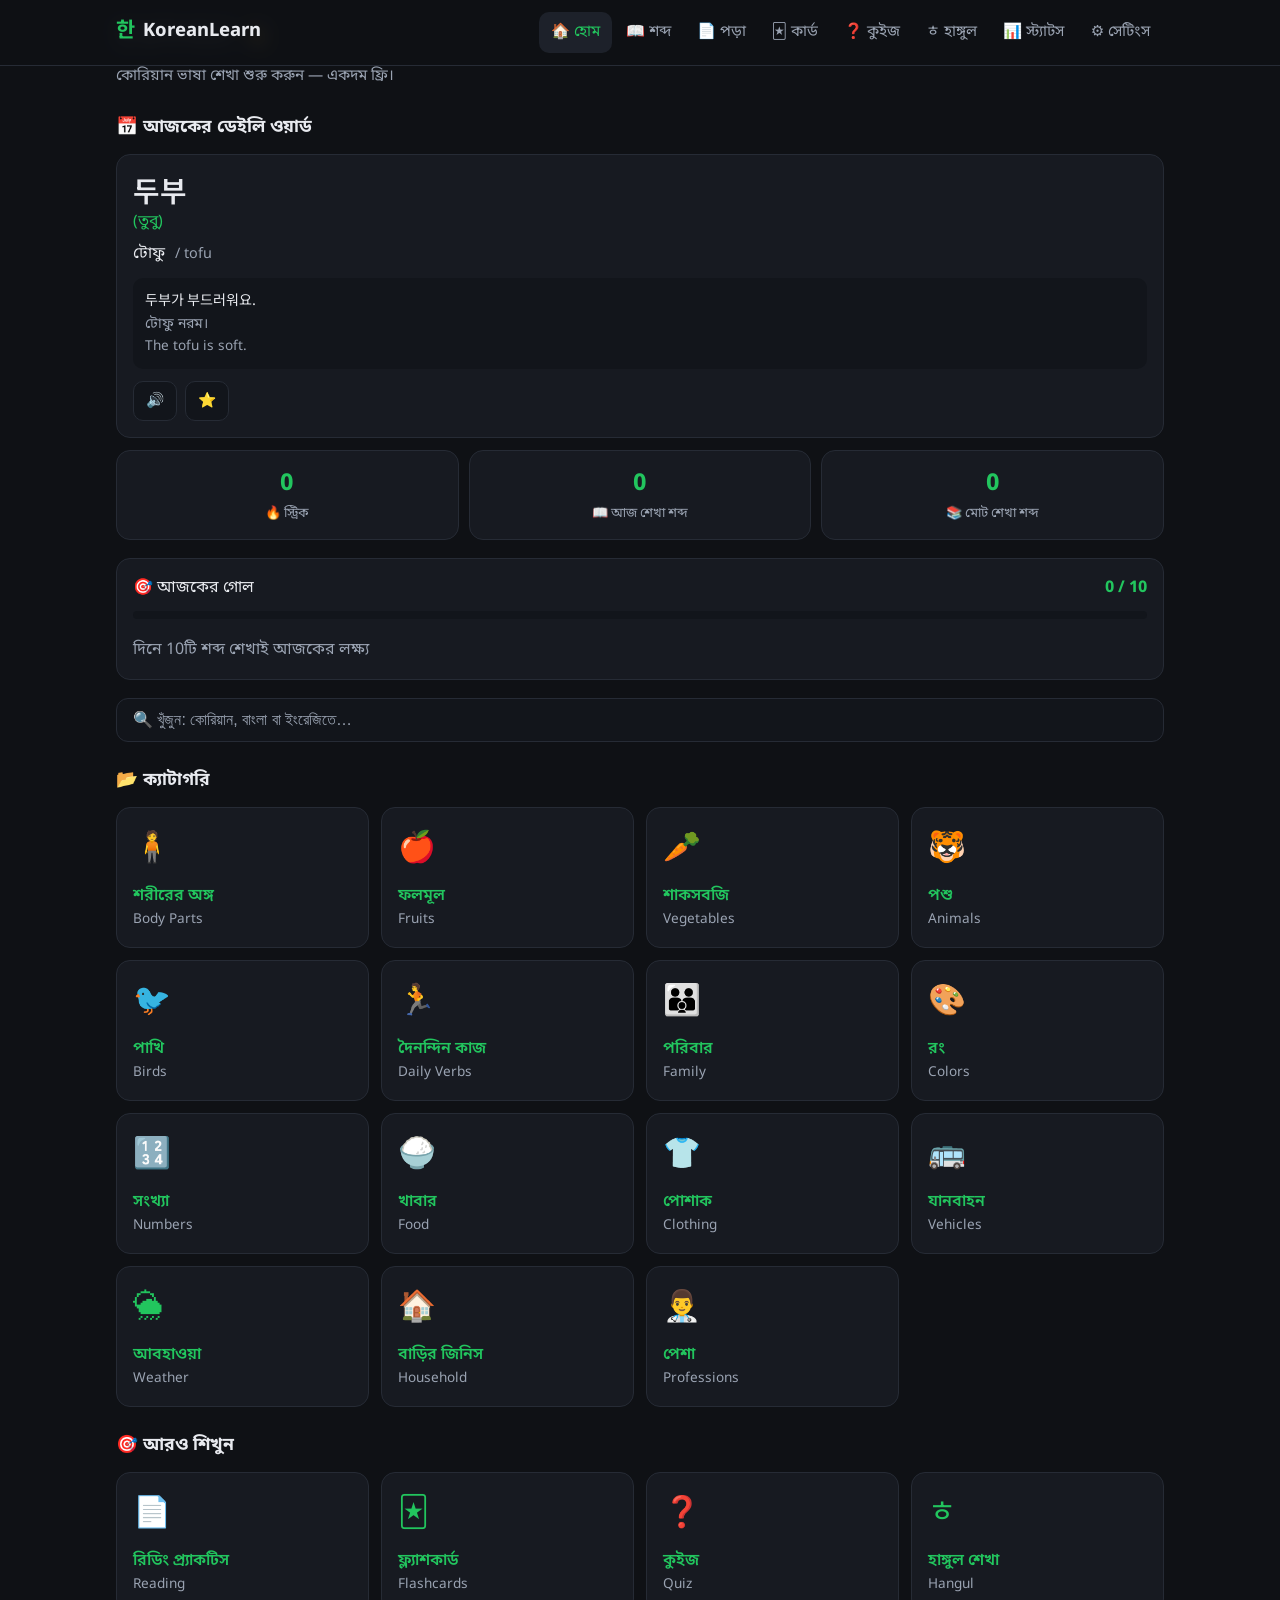
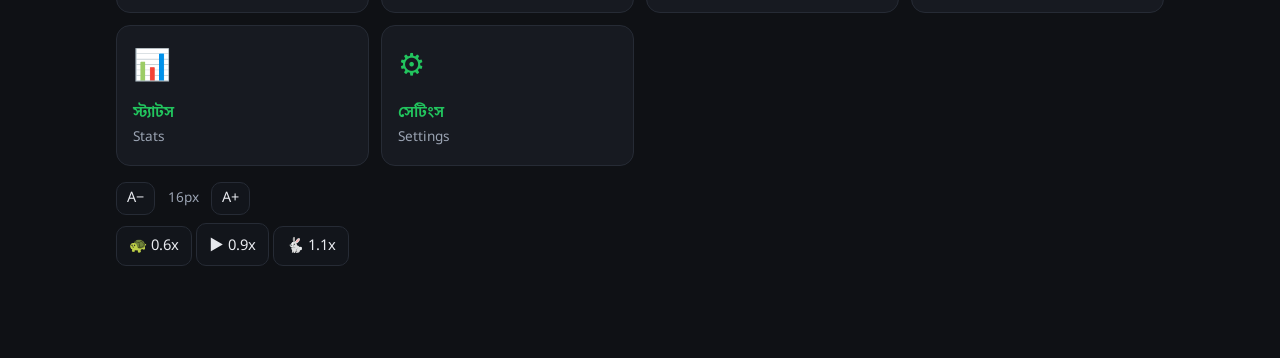
<file: index.html>
<!DOCTYPE html>
<html lang="bn">
<head>
  <meta charset="UTF-8">
  <meta name="viewport" content="width=device-width, initial-scale=1.0">
  <title>KoreanLearn — কোরিয়ান ভাষা শিখুন</title>
  <meta name="description" content="বাংলাভাষীদের জন্য কোরিয়ান ভাষা শেখার ফ্রি ওয়েবসাইট">
  <link rel="manifest" href="manifest.json">
  <link rel="apple-touch-icon" href="icons/icon-192.png">
  <meta name="theme-color" content="#0f1115">
  <link rel="preconnect" href="https://fonts.googleapis.com">
  <link rel="preconnect" href="https://fonts.gstatic.com" crossorigin>
  <link href="https://fonts.googleapis.com/css2?family=Noto+Sans+Bengali:wght@400;600;700&family=Noto+Sans+KR:wght@400;600&display=swap" rel="stylesheet">
  <link rel="stylesheet" href="css/style.css">
</head>
<body>
  <main class="container">
    <h1 class="page-title">안녕하세요! 👋</h1>
    <p class="page-sub">কোরিয়ান ভাষা শেখা শুরু করুন — একদম ফ্রি।</p>

    <!-- Daily word -->
    <div class="section-title">📅 আজকের ডেইলি ওয়ার্ড</div>
    <div id="daily-word"><p class="muted">লোড হচ্ছে…</p></div>

    <!-- Stats + goal -->
    <div class="stats-row">
      <div class="stat-box"><div class="num" id="home-streak">0</div><div class="label">🔥 স্ট্রিক</div></div>
      <div class="stat-box"><div class="num" id="home-today">0</div><div class="label">📖 আজ শেখা শব্দ</div></div>
      <div class="stat-box"><div class="num" id="home-total">0</div><div class="label">📚 মোট শেখা শব্দ</div></div>
    </div>
    <div class="card goal-card">
      <div class="goal-head"><span>🎯 আজকের গোল</span><span class="goal-num" id="goal-text"></span></div>
      <div class="progress-bar"><div class="fill" id="goal-fill" style="width:0%"></div></div>
      <div class="muted" id="goal-sub"></div>
    </div>

    <!-- Search -->
    <div class="search-wrap">
      <input id="global-search" class="search-input" type="search" placeholder="🔍 খুঁজুন: কোরিয়ান, বাংলা বা ইংরেজিতে…">
      <div id="search-results"></div>
    </div>

    <!-- Category grid -->
    <div class="section-title">📂 ক্যাটাগরি</div>
    <div class="grid" id="home-cats"></div>

    <div class="section-title">🎯 আরও শিখুন</div>
    <div class="grid">
      <a class="card card-link" href="reading.html"><div class="icon">📄</div><div class="name">রিডিং প্র্যাকটিস</div><div class="name-en">Reading</div></a>
      <a class="card card-link" href="flashcard.html"><div class="icon">🃏</div><div class="name">ফ্ল্যাশকার্ড</div><div class="name-en">Flashcards</div></a>
      <a class="card card-link" href="quiz.html"><div class="icon">❓</div><div class="name">কুইজ</div><div class="name-en">Quiz</div></a>
      <a class="card card-link" href="hangul.html"><div class="icon">ㅎ</div><div class="name">হাঙ্গুল শেখা</div><div class="name-en">Hangul</div></a>
      <a class="card card-link" href="stats.html"><div class="icon">📊</div><div class="name">স্ট্যাটস</div><div class="name-en">Stats</div></a>
      <a class="card card-link" href="settings.html"><div class="icon">⚙️</div><div class="name">সেটিংস</div><div class="name-en">Settings</div></a>
    </div>

    <div class="mt-16 mb-16">
      <div class="font-controls"></div>
      <div class="speed-controls mt-8"></div>
    </div>
  </main>

  <script src="data/categories.js"></script>
  <script src="js/app.js"></script>
  <script src="js/speech.js"></script>
  <script src="js/search.js"></script>
  <script>
    document.addEventListener('DOMContentLoaded', async () => {
      // home stats
      Stats.recomputeStreak();
      document.getElementById('home-streak').textContent = Stats.getStreak();
      document.getElementById('home-today').textContent = Stats.todayWords();
      document.getElementById('home-total').textContent = Progress.learned().size;

      // goal
      const goal = Stats.goal(), today = Stats.todayWords();
      document.getElementById('goal-text').textContent = today + ' / ' + goal;
      document.getElementById('goal-fill').style.width = Math.min(100, (today / goal) * 100) + '%';
      document.getElementById('goal-sub').textContent = 'দিনে ' + goal + 'টি শব্দ শেখাই আজকের লক্ষ্য';

      // category grid
      document.getElementById('home-cats').innerHTML = CATEGORIES.map(c => `
        <a class="card card-link" href="vocabulary.html?cat=${c.id}">
          <div class="icon">${c.icon}</div>
          <div class="name">${escapeHtml(c.bn)}</div>
          <div class="name-en">${escapeHtml(c.en)}</div>
        </a>`).join('');

      // daily word
      const w = await dailyWord();
      if (w) {
        const learned = Progress.isLearned(w.id);
        document.getElementById('daily-word').innerHTML = `
          <div class="word-card">
            <div class="word-ko">${escapeHtml(w.ko)}</div>
            <div class="word-pron">(${escapeHtml(w.pron)})</div>
            <div class="word-meaning">${escapeHtml(w.bn)} <span class="en">/ ${escapeHtml(w.en)}</span></div>
            <div class="word-example">
              <span class="ex-ko">${escapeHtml(w.example.ko)}</span>
              <span class="ex-bn">${escapeHtml(w.example.bn)}</span>
              <span class="ex-en">${escapeHtml(w.example.en)}</span>
            </div>
            <div class="word-actions">
              <button class="btn btn-icon" id="dw-speak">🔊</button>
              <button class="btn btn-icon" id="dw-star" title="কঠিন শব্দ">⭐</button>
            </div>
          </div>`;
        document.getElementById('dw-speak').onclick = () => Speech.speak(w.ko);
        document.getElementById('dw-star').onclick = () => { Progress.toggleStar(w.id); toast('⭐ সেভ হলো'); };
      }
    });
  </script>
</body>
</html>
</file>
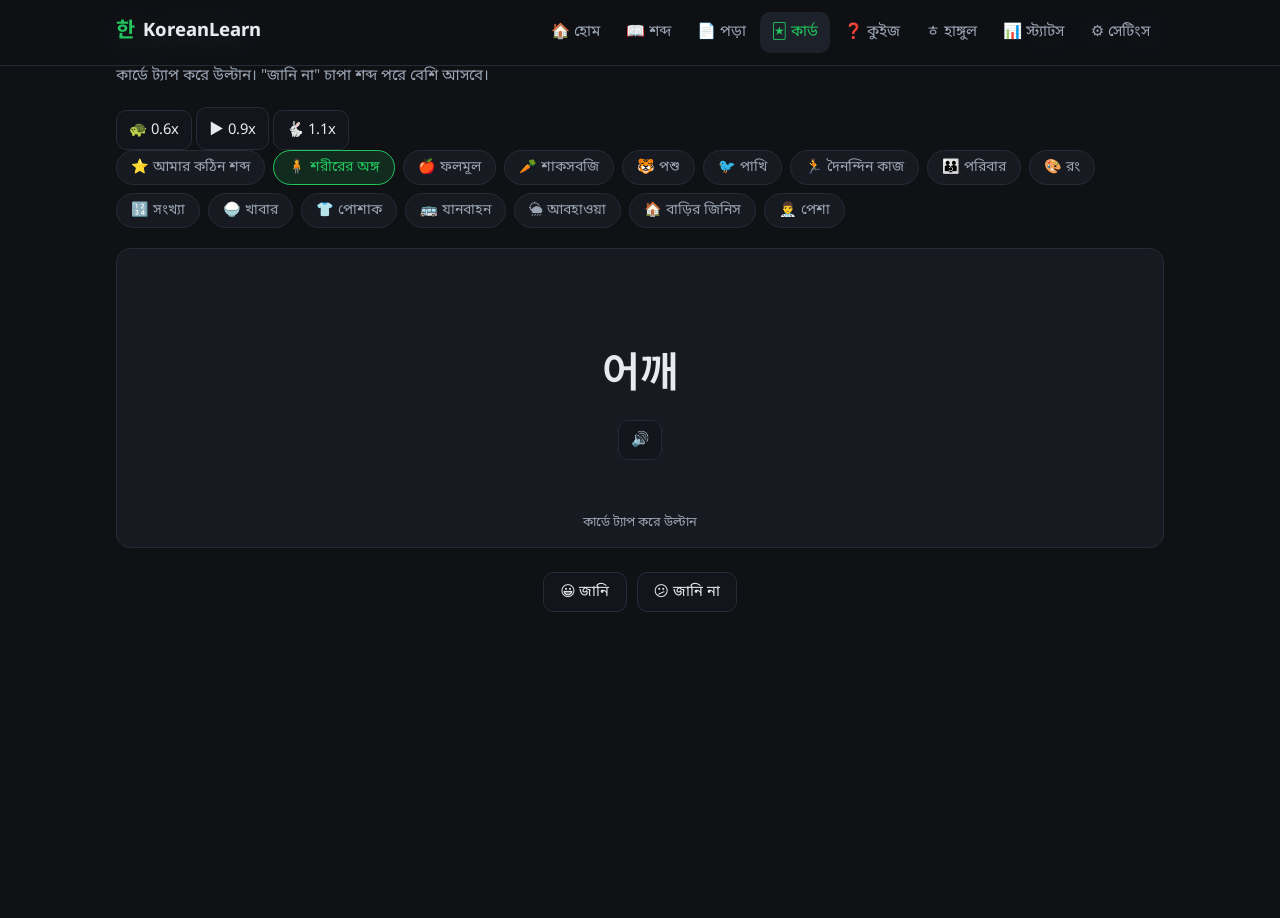
<file: flashcard.html>
<!DOCTYPE html>
<html lang="bn">
<head>
  <meta charset="UTF-8">
  <meta name="viewport" content="width=device-width, initial-scale=1.0">
  <title>ফ্ল্যাশকার্ড — KoreanLearn</title>
  <link rel="manifest" href="manifest.json">
  <meta name="theme-color" content="#0f1115">
  <link rel="preconnect" href="https://fonts.googleapis.com">
  <link rel="preconnect" href="https://fonts.gstatic.com" crossorigin>
  <link href="https://fonts.googleapis.com/css2?family=Noto+Sans+Bengali:wght@400;600;700&family=Noto+Sans+KR:wght@400;600&display=swap" rel="stylesheet">
  <link rel="stylesheet" href="css/style.css">
</head>
<body>
  <main class="container">
    <div class="font-controls" style="float:right"></div>
    <h1 class="page-title">🃏 ফ্ল্যাশকার্ড</h1>
    <p class="page-sub">কার্ডে ট্যাপ করে উল্টান। "জানি না" চাপা শব্দ পরে বেশি আসবে।</p>
    <div id="voice-notice"></div>

    <div class="speed-controls"></div>

    <div class="chips" id="fc-chips"></div>

    <div id="fc-host"><p class="muted center">ডেক তৈরি হচ্ছে…</p></div>
  </main>

  <script src="data/categories.js"></script>
  <script src="js/app.js"></script>
  <script src="js/speech.js"></script>
  <script src="js/flashcard.js"></script>
</body>
</html>
</file>
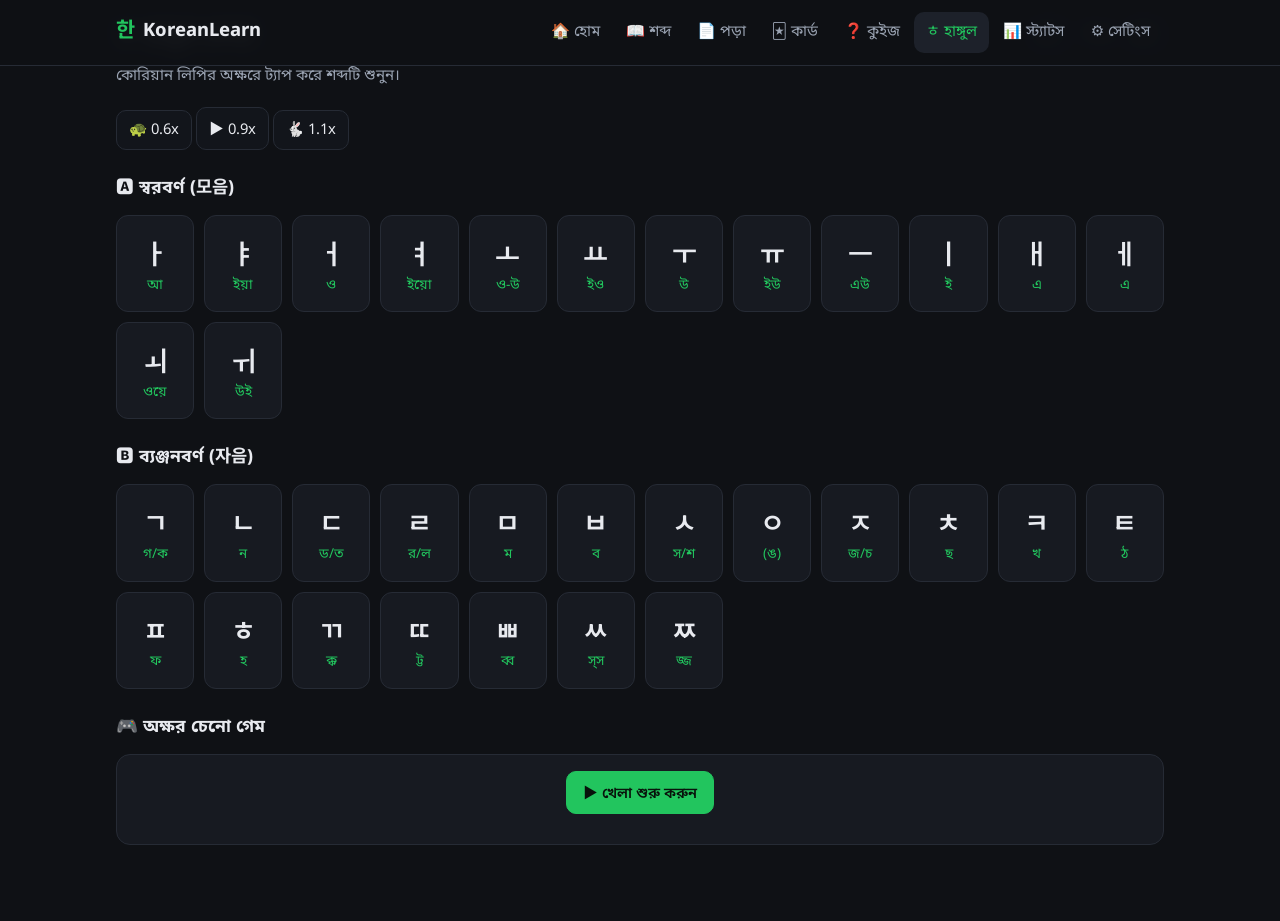
<file: hangul.html>
<!DOCTYPE html>
<html lang="bn">
<head>
  <meta charset="UTF-8">
  <meta name="viewport" content="width=device-width, initial-scale=1.0">
  <title>হাঙ্গুল শেখা — KoreanLearn</title>
  <link rel="manifest" href="manifest.json">
  <meta name="theme-color" content="#0f1115">
  <link rel="preconnect" href="https://fonts.googleapis.com">
  <link rel="preconnect" href="https://fonts.gstatic.com" crossorigin>
  <link href="https://fonts.googleapis.com/css2?family=Noto+Sans+Bengali:wght@400;600;700&family=Noto+Sans+KR:wght@400;600&display=swap" rel="stylesheet">
  <link rel="stylesheet" href="css/style.css">
</head>
<body>
  <main class="container">
    <div class="font-controls" style="float:right"></div>
    <h1 class="page-title">ㅎ হাঙ্গুল শেখা</h1>
    <p class="page-sub">কোরিয়ান লিপির অক্ষরে ট্যাপ করে শব্দটি শুনুন।</p>
    <div id="voice-notice"></div>

    <div class="speed-controls"></div>

    <div class="section-title">🅰️ স্বরবর্ণ (모음)</div>
    <div class="hangul-grid" id="vowel-grid"></div>

    <div class="section-title">🅱️ ব্যঞ্জনবর্ণ (자음)</div>
    <div class="hangul-grid" id="consonant-grid"></div>

    <div class="section-title">🎮 অক্ষর চেনো গেম</div>
    <div class="card" id="hg-game" style="text-align:center">
      <div class="muted" id="hg-progress"></div>
      <div class="quiz-q" id="hg-question" style="cursor:pointer">
        <button class="btn btn-accent" id="hg-start">▶ খেলা শুরু করুন</button>
      </div>
      <div class="quiz-options" id="hg-options"></div>
      <button class="btn mt-16 hidden" id="hg-restart">🔁 আবার খেলুন</button>
    </div>
  </main>

  <script src="data/hangul.js"></script>
  <script src="js/app.js"></script>
  <script src="js/speech.js"></script>
  <script src="js/hangul.js"></script>
</body>
</html>
</file>
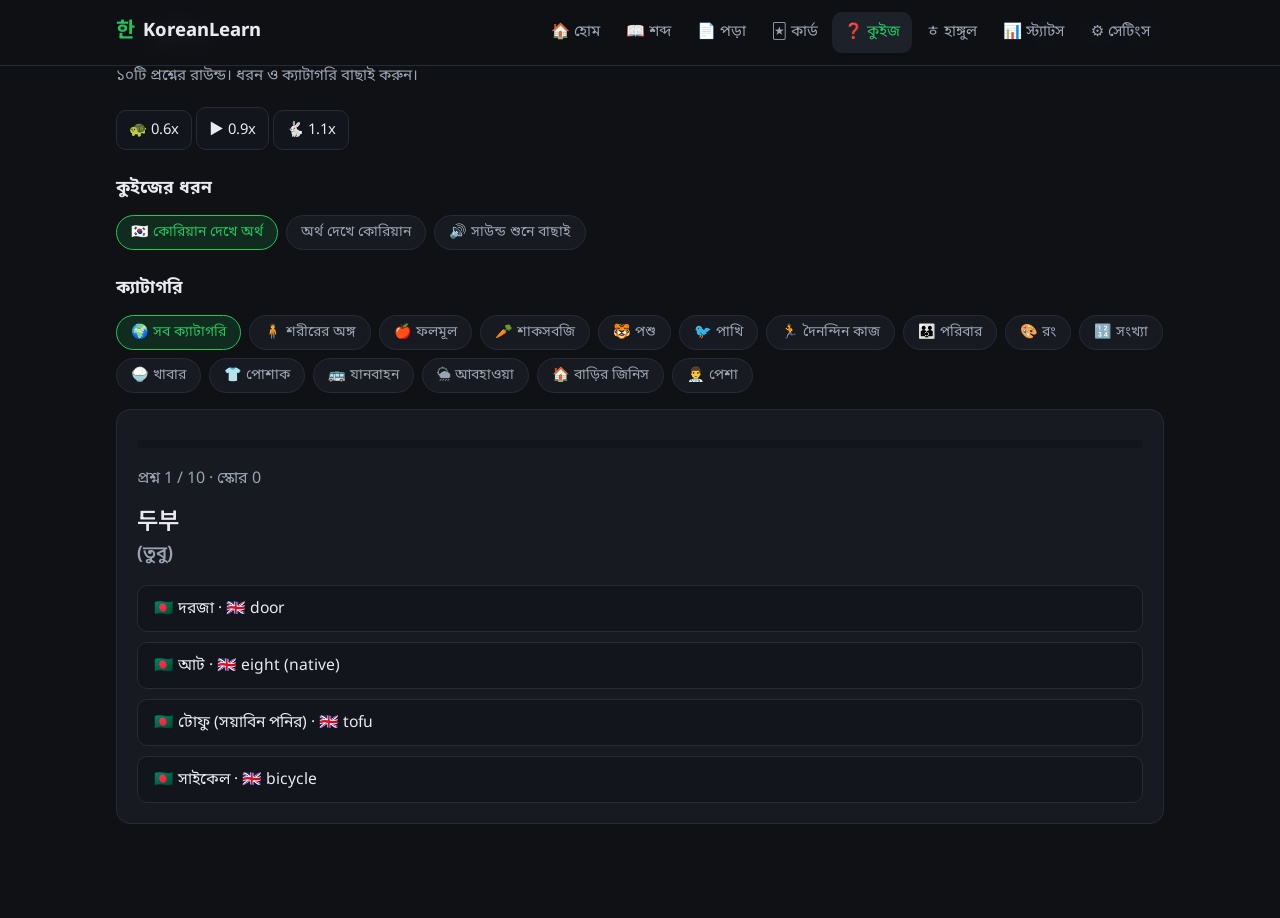
<file: quiz.html>
<!DOCTYPE html>
<html lang="bn">
<head>
  <meta charset="UTF-8">
  <meta name="viewport" content="width=device-width, initial-scale=1.0">
  <title>কুইজ — KoreanLearn</title>
  <link rel="manifest" href="manifest.json">
  <meta name="theme-color" content="#0f1115">
  <link rel="preconnect" href="https://fonts.googleapis.com">
  <link rel="preconnect" href="https://fonts.gstatic.com" crossorigin>
  <link href="https://fonts.googleapis.com/css2?family=Noto+Sans+Bengali:wght@400;600;700&family=Noto+Sans+KR:wght@400;600&display=swap" rel="stylesheet">
  <link rel="stylesheet" href="css/style.css">
</head>
<body>
  <main class="container">
    <div class="font-controls" style="float:right"></div>
    <h1 class="page-title">❓ কুইজ</h1>
    <p class="page-sub">১০টি প্রশ্নের রাউন্ড। ধরন ও ক্যাটাগরি বাছাই করুন।</p>
    <div id="voice-notice"></div>

    <div class="speed-controls"></div>

    <div class="section-title">কুইজের ধরন</div>
    <div class="chips" id="quiz-type-chips"></div>

    <div class="section-title">ক্যাটাগরি</div>
    <div class="chips" id="quiz-cat-chips"></div>

    <div id="quiz-host"><p class="muted center">প্রশ্ন তৈরি হচ্ছে…</p></div>
  </main>

  <script src="data/categories.js"></script>
  <script src="js/app.js"></script>
  <script src="js/speech.js"></script>
  <script src="js/quiz.js"></script>
</body>
</html>
</file>
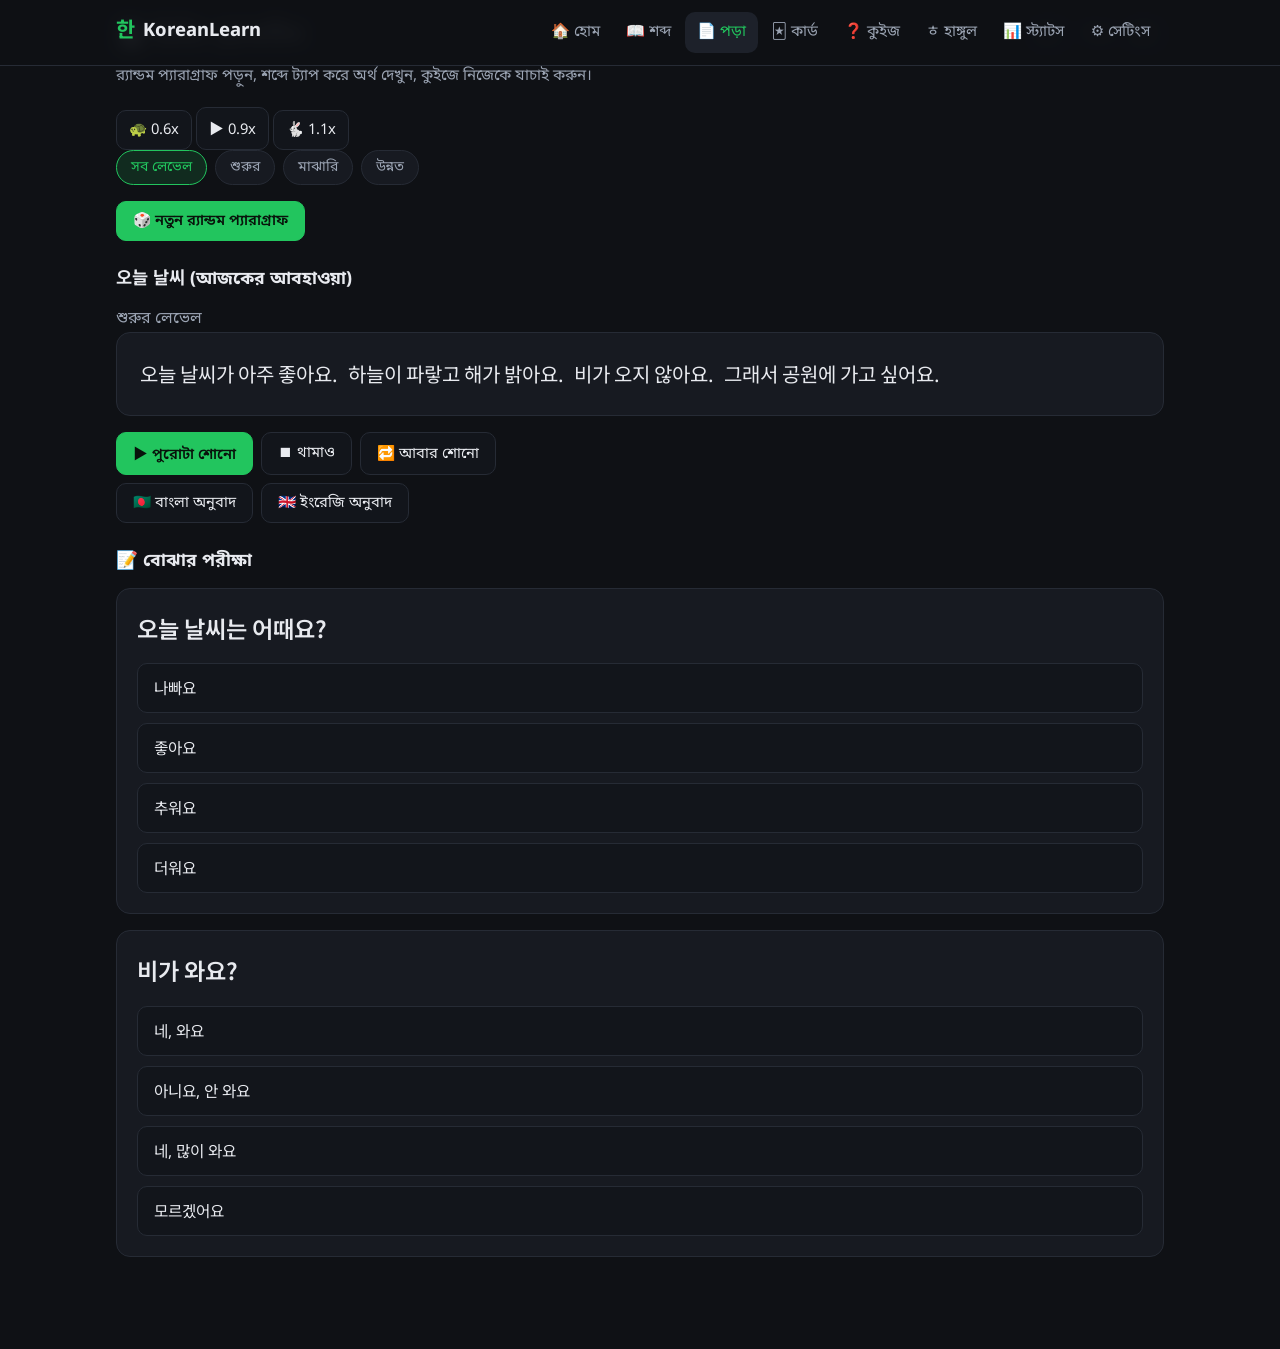
<file: reading.html>
<!DOCTYPE html>
<html lang="bn">
<head>
  <meta charset="UTF-8">
  <meta name="viewport" content="width=device-width, initial-scale=1.0">
  <title>রিডিং প্র্যাকটিস — KoreanLearn</title>
  <link rel="manifest" href="manifest.json">
  <meta name="theme-color" content="#0f1115">
  <link rel="preconnect" href="https://fonts.googleapis.com">
  <link rel="preconnect" href="https://fonts.gstatic.com" crossorigin>
  <link href="https://fonts.googleapis.com/css2?family=Noto+Sans+Bengali:wght@400;600;700&family=Noto+Sans+KR:wght@400;600&display=swap" rel="stylesheet">
  <link rel="stylesheet" href="css/style.css">
</head>
<body>
  <main class="container">
    <div class="font-controls" style="float:right"></div>
    <h1 class="page-title">📄 রিডিং প্র্যাকটিস</h1>
    <p class="page-sub">র‍্যান্ডম প্যারাগ্রাফ পড়ুন, শব্দে ট্যাপ করে অর্থ দেখুন, কুইজে নিজেকে যাচাই করুন।</p>
    <div id="voice-notice"></div>

    <div class="speed-controls"></div>

    <div class="chips" id="level-chips"></div>
    <div class="word-actions mb-16">
      <button class="btn btn-accent" id="next-para-btn">🎲 নতুন র‍্যান্ডম প্যারাগ্রাফ</button>
    </div>

    <h2 class="section-title" id="para-title">লোড হচ্ছে…</h2>
    <p class="muted" id="para-level"></p>

    <div id="para-host"></div>
  </main>

  <script src="data/categories.js"></script>
  <script src="js/app.js"></script>
  <script src="js/speech.js"></script>
  <script src="js/reading.js"></script>
</body>
</html>
</file>
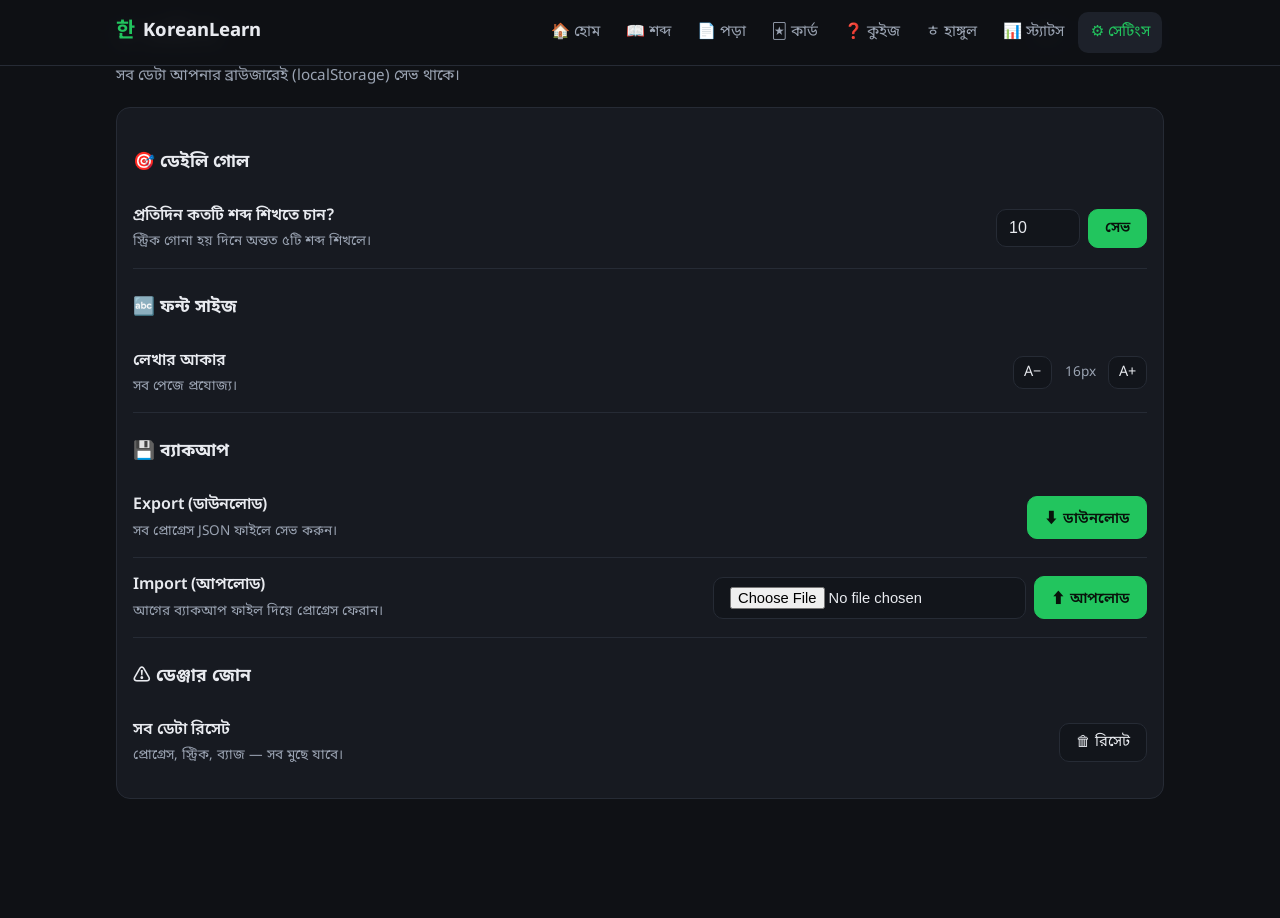
<file: settings.html>
<!DOCTYPE html>
<html lang="bn">
<head>
  <meta charset="UTF-8">
  <meta name="viewport" content="width=device-width, initial-scale=1.0">
  <title>সেটিংস — KoreanLearn</title>
  <link rel="manifest" href="manifest.json">
  <meta name="theme-color" content="#0f1115">
  <link rel="preconnect" href="https://fonts.googleapis.com">
  <link rel="preconnect" href="https://fonts.gstatic.com" crossorigin>
  <link href="https://fonts.googleapis.com/css2?family=Noto+Sans+Bengali:wght@400;600;700&family=Noto+Sans+KR:wght@400;600&display=swap" rel="stylesheet">
  <link rel="stylesheet" href="css/style.css">
</head>
<body>
  <main class="container">
    <div class="font-controls" style="float:right"></div>
    <h1 class="page-title">⚙️ সেটিংস</h1>
    <p class="page-sub">সব ডেটা আপনার ব্রাউজারেই (localStorage) সেভ থাকে।</p>

    <div class="card">
      <div class="section-title">🎯 ডেইলি গোল</div>
      <div class="setting-row">
        <div>
          <div class="setting-label">প্রতিদিন কতটি শব্দ শিখতে চান?</div>
          <div class="setting-desc">স্ট্রিক গোনা হয় দিনে অন্তত ৫টি শব্দ শিখলে।</div>
        </div>
        <div style="display:flex;gap:8px;align-items:center">
          <input type="number" min="1" max="200" class="num-input" id="goal-input">
          <button class="btn btn-accent" id="goal-save">সেভ</button>
        </div>
      </div>

      <div class="section-title">🔤 ফন্ট সাইজ</div>
      <div class="setting-row">
        <div>
          <div class="setting-label">লেখার আকার</div>
          <div class="setting-desc">সব পেজে প্রযোজ্য।</div>
        </div>
        <div class="font-controls"></div>
      </div>

      <div class="section-title">💾 ব্যাকআপ</div>
      <div class="setting-row">
        <div>
          <div class="setting-label">Export (ডাউনলোড)</div>
          <div class="setting-desc">সব প্রোগ্রেস JSON ফাইলে সেভ করুন।</div>
        </div>
        <button class="btn btn-accent" id="export-btn">⬇️ ডাউনলোড</button>
      </div>
      <div class="setting-row">
        <div>
          <div class="setting-label">Import (আপলোড)</div>
          <div class="setting-desc">আগের ব্যাকআপ ফাইল দিয়ে প্রোগ্রেস ফেরান।</div>
        </div>
        <div style="display:flex;gap:8px;align-items:center">
          <input type="file" id="import-file" accept=".json,application/json" class="btn">
          <button class="btn btn-accent" id="import-btn">⬆️ আপলোড</button>
        </div>
      </div>

      <div class="section-title">⚠️ ডেঞ্জার জোন</div>
      <div class="setting-row">
        <div>
          <div class="setting-label">সব ডেটা রিসেট</div>
          <div class="setting-desc">প্রোগ্রেস, স্ট্রিক, ব্যাজ — সব মুছে যাবে।</div>
        </div>
        <button class="btn" id="reset-btn">🗑 রিসেট</button>
      </div>
    </div>
  </main>

  <script src="data/categories.js"></script>
  <script src="js/app.js"></script>
  <script src="js/settings.js"></script>
</body>
</html>
</file>
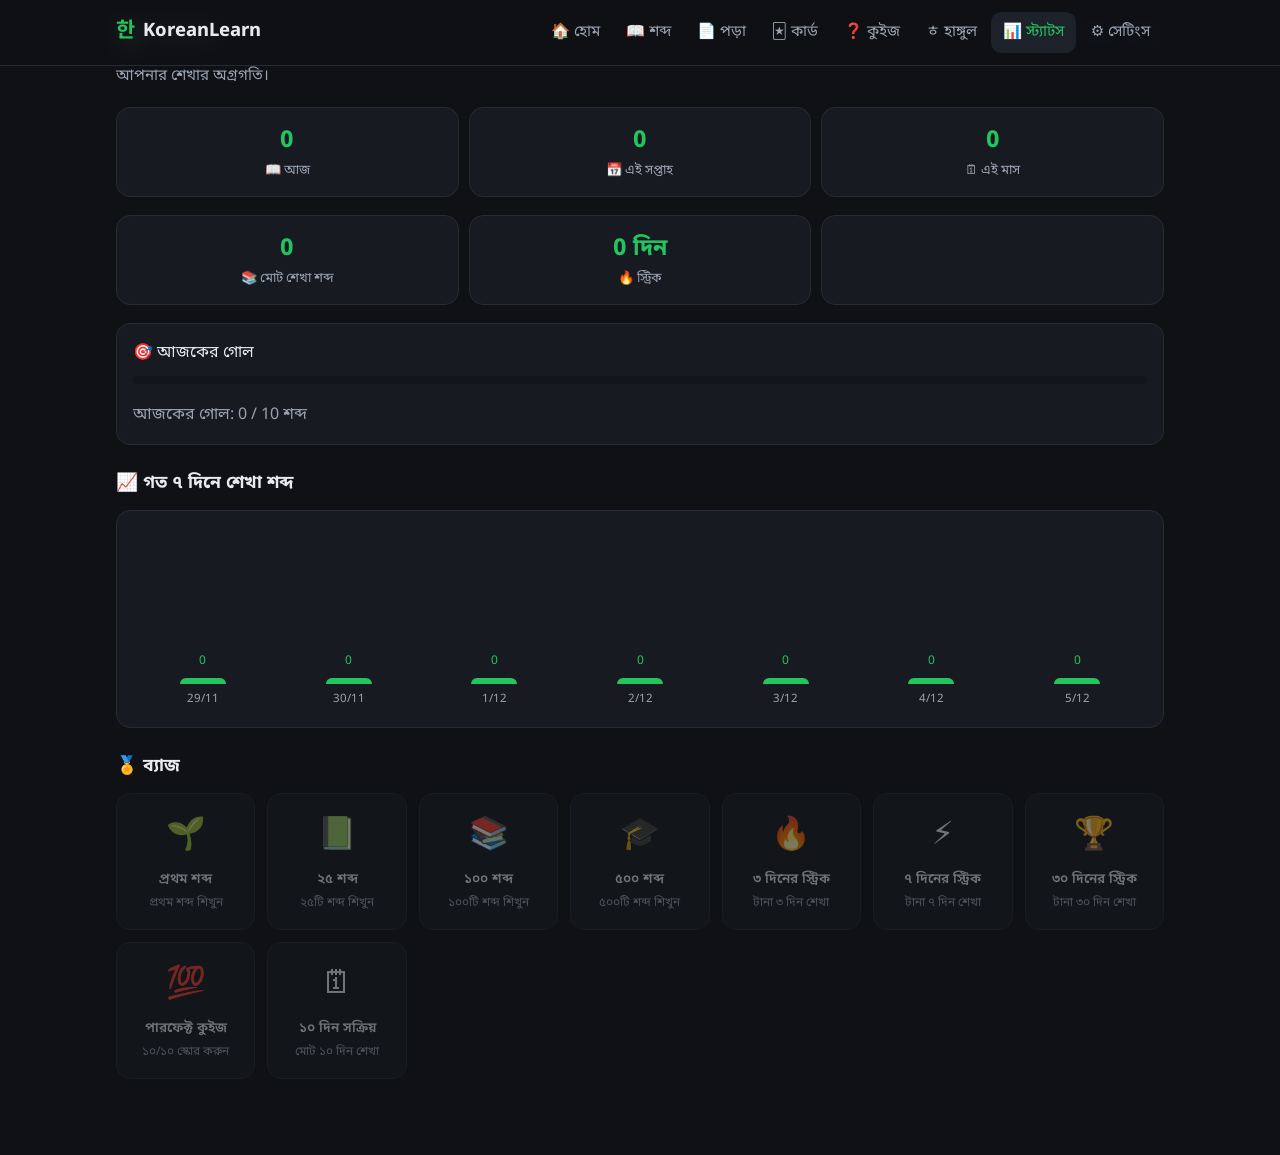
<file: stats.html>
<!DOCTYPE html>
<html lang="bn">
<head>
  <meta charset="UTF-8">
  <meta name="viewport" content="width=device-width, initial-scale=1.0">
  <title>স্ট্যাটস — KoreanLearn</title>
  <link rel="manifest" href="manifest.json">
  <meta name="theme-color" content="#0f1115">
  <link rel="preconnect" href="https://fonts.googleapis.com">
  <link rel="preconnect" href="https://fonts.gstatic.com" crossorigin>
  <link href="https://fonts.googleapis.com/css2?family=Noto+Sans+Bengali:wght@400;600;700&family=Noto+Sans+KR:wght@400;600&display=swap" rel="stylesheet">
  <link rel="stylesheet" href="css/style.css">
</head>
<body>
  <main class="container">
    <div class="font-controls" style="float:right"></div>
    <h1 class="page-title">📊 স্ট্যাটস</h1>
    <p class="page-sub">আপনার শেখার অগ্রগতি।</p>

    <div class="stats-row">
      <div class="stat-box"><div class="num" id="stat-today">0</div><div class="label">📖 আজ</div></div>
      <div class="stat-box"><div class="num" id="stat-week">0</div><div class="label">📅 এই সপ্তাহ</div></div>
      <div class="stat-box"><div class="num" id="stat-month">0</div><div class="label">🗓 এই মাস</div></div>
    </div>
    <div class="stats-row">
      <div class="stat-box"><div class="num" id="stat-total">0</div><div class="label">📚 মোট শেখা শব্দ</div></div>
      <div class="stat-box"><div class="num" id="stat-streak">0</div><div class="label">🔥 স্ট্রিক</div></div>
      <div class="stat-box"><div class="num" style="opacity:0">—</div><div class="label" style="opacity:0">—</div></div>
    </div>

    <div class="card goal-card">
      <div class="goal-head"><span>🎯 আজকের গোল</span></div>
      <div id="goal-progress"></div>
    </div>

    <div class="section-title">📈 গত ৭ দিনে শেখা শব্দ</div>
    <div class="chart-wrap">
      <div class="chart-bars" id="chart-bars"></div>
    </div>

    <div class="section-title">🏅 ব্যাজ</div>
    <div class="badge-grid" id="badge-grid"></div>
  </main>

  <script src="data/categories.js"></script>
  <script src="js/app.js"></script>
  <script src="js/stats.js"></script>
</body>
</html>
</file>
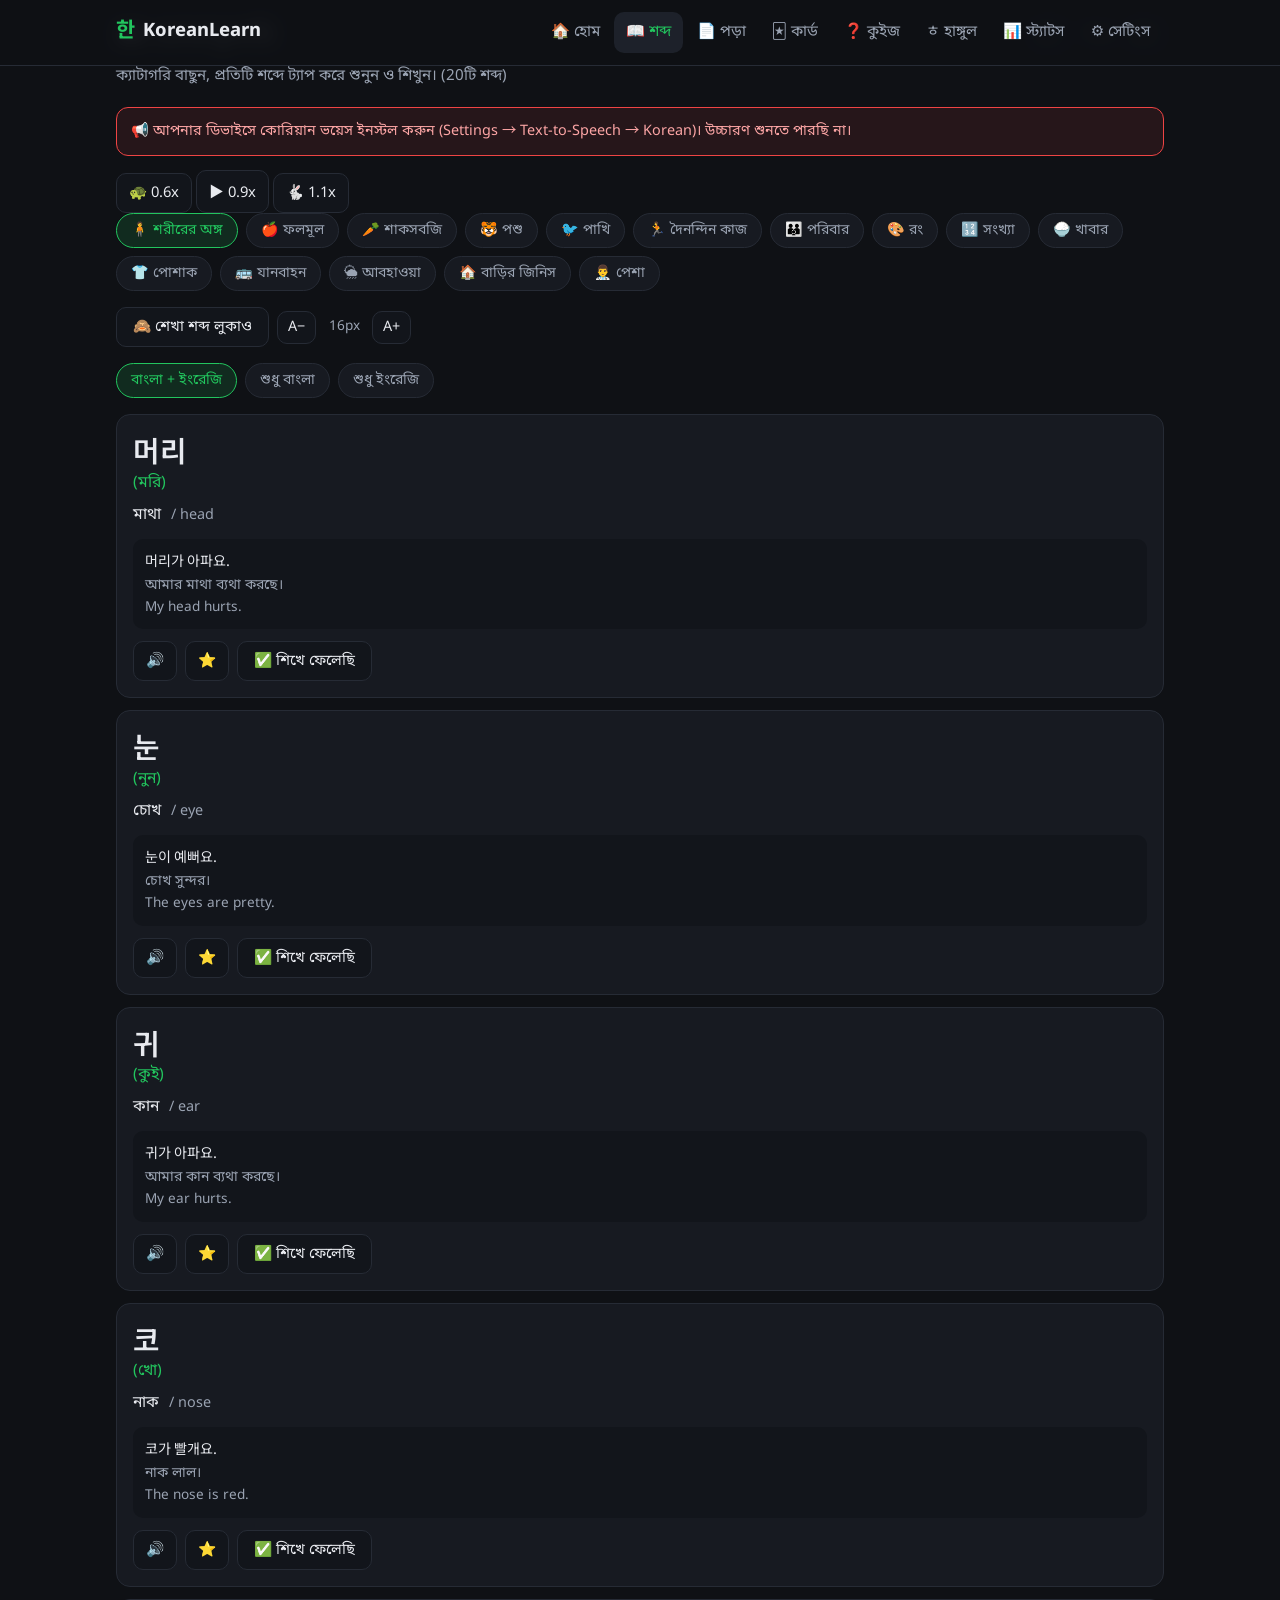
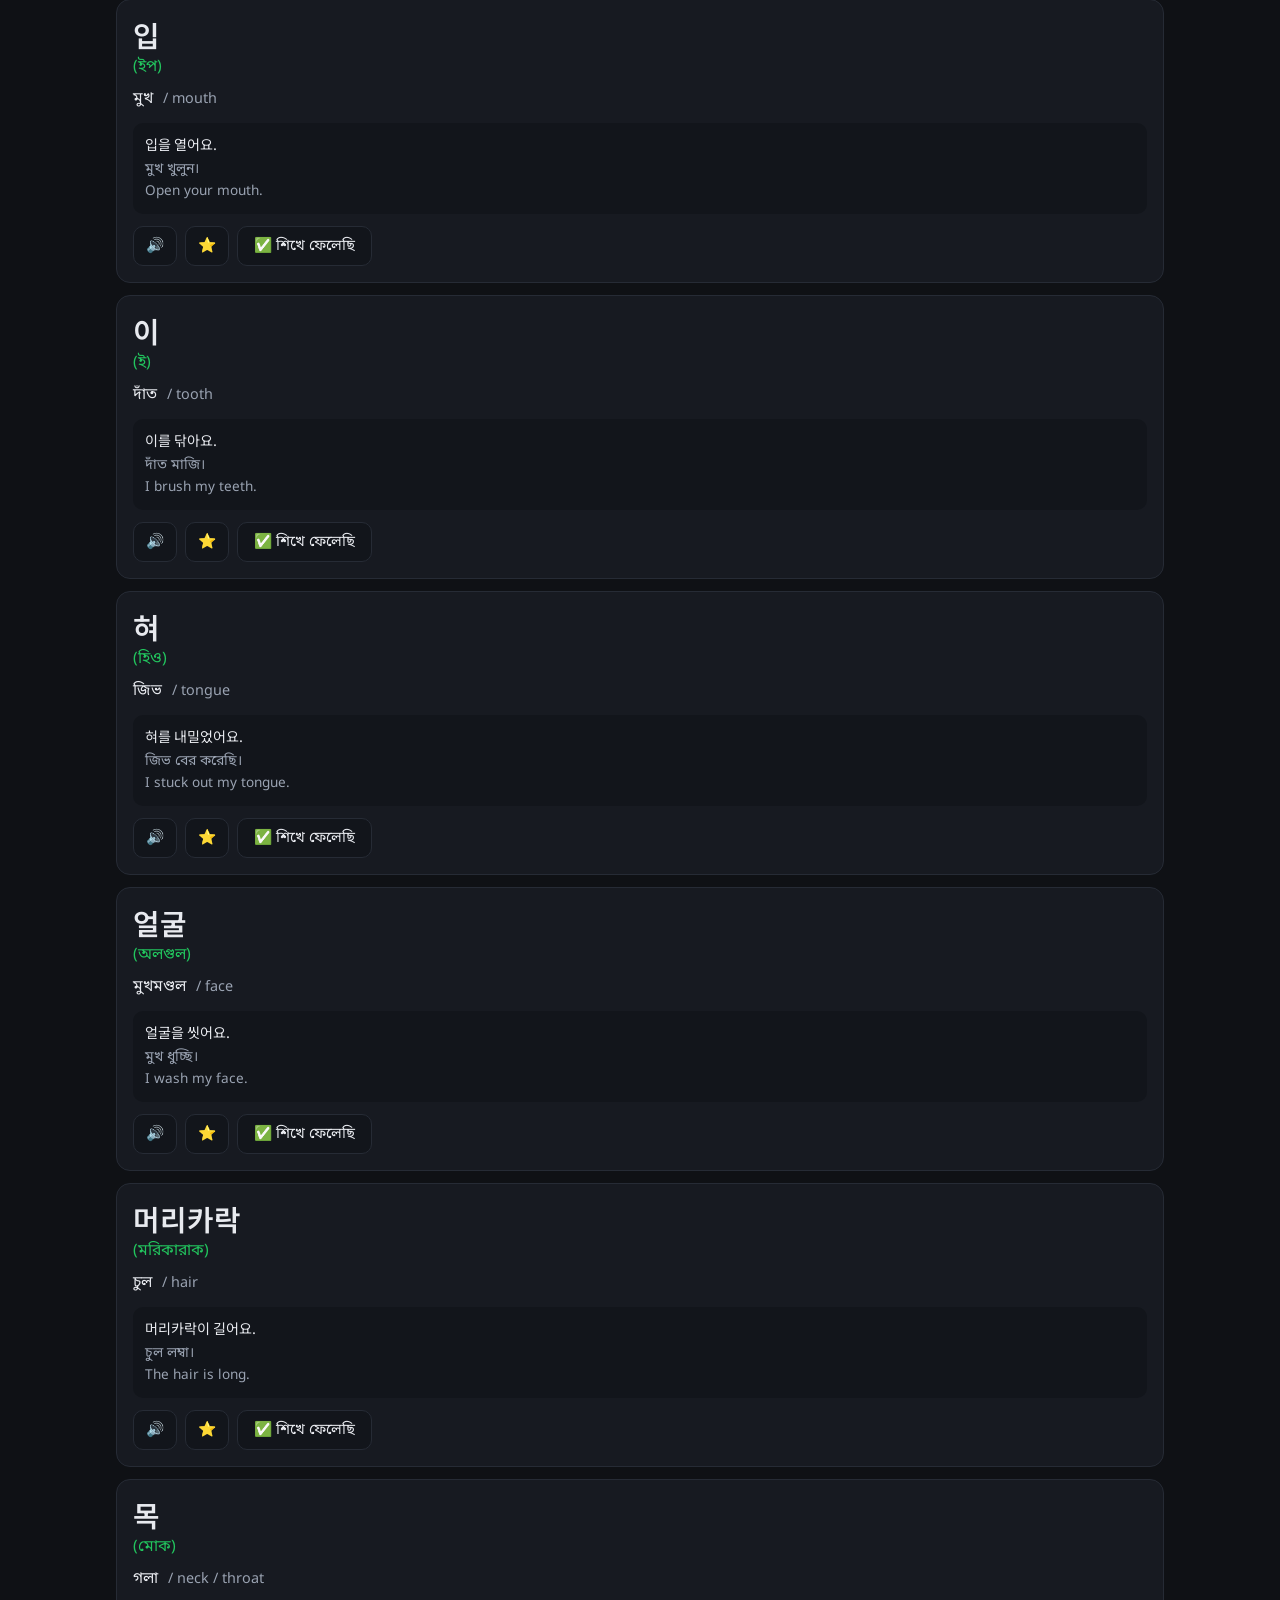
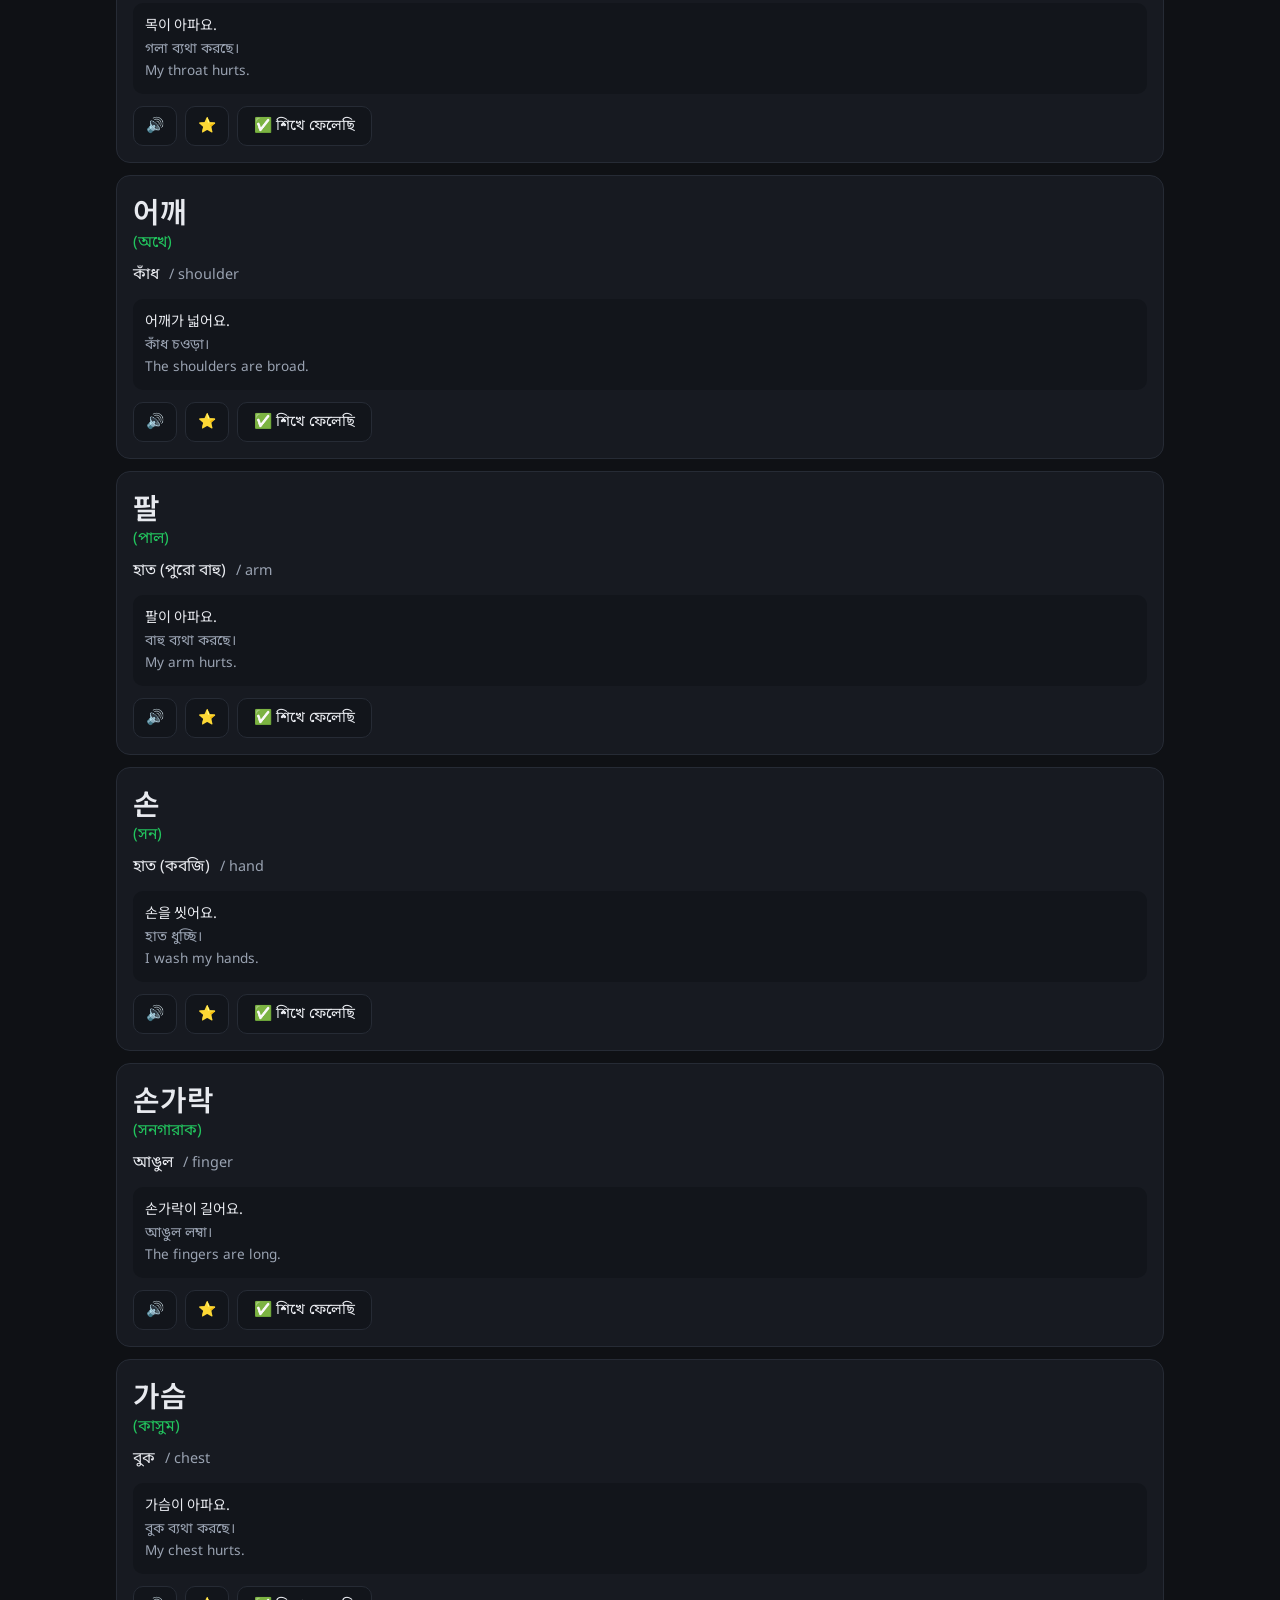
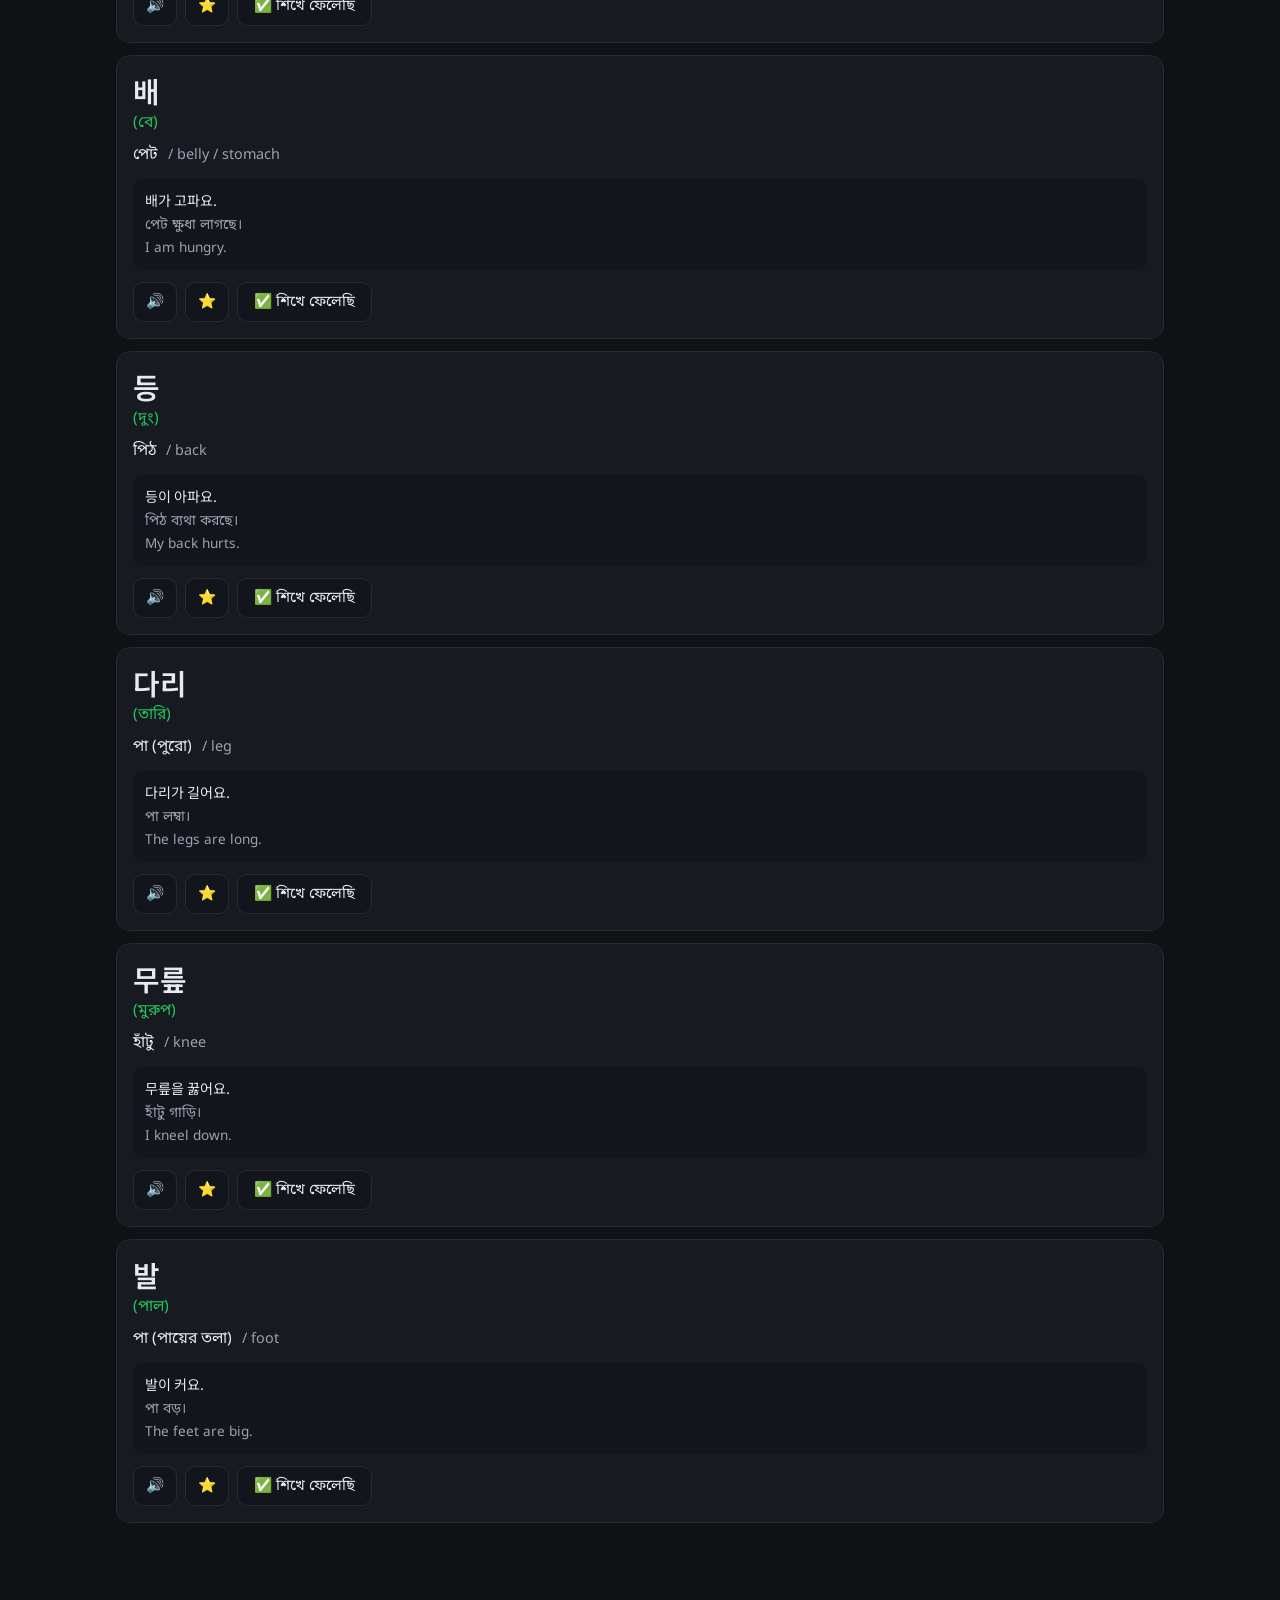
<file: vocabulary.html>
<!DOCTYPE html>
<html lang="bn">
<head>
  <meta charset="UTF-8">
  <meta name="viewport" content="width=device-width, initial-scale=1.0">
  <title>ভোকাবুলারি — KoreanLearn</title>
  <link rel="manifest" href="manifest.json">
  <meta name="theme-color" content="#0f1115">
  <link rel="preconnect" href="https://fonts.googleapis.com">
  <link rel="preconnect" href="https://fonts.gstatic.com" crossorigin>
  <link href="https://fonts.googleapis.com/css2?family=Noto+Sans+Bengali:wght@400;600;700&family=Noto+Sans+KR:wght@400;600&display=swap" rel="stylesheet">
  <link rel="stylesheet" href="css/style.css">
</head>
<body>
  <main class="container">
    <div class="font-controls" style="float:right"></div>
    <h1 class="page-title">📖 ভোকাবুলারি</h1>
    <p class="page-sub">ক্যাটাগরি বাছুন, প্রতিটি শব্দে ট্যাপ করে শুনুন ও শিখুন। <span id="vocab-count" class="muted"></span></p>
    <div id="voice-notice"></div>

    <div class="speed-controls"></div>

    <div class="chips" id="vocab-chips"></div>

    <div class="chips">
      <button class="btn" id="toggle-learned">🙈 শেখা শব্দ লুকাও</button>
      <span class="font-controls"></span>
    </div>
    <div class="chips" id="lang-filter"></div>

    <div id="vocab-list"><p class="muted center">শব্দ লোড হচ্ছে…</p></div>
    <div class="center mt-16 mb-16">
      <button class="btn btn-accent hidden" id="load-more">আরও দেখাও</button>
    </div>
  </main>

  <script src="data/categories.js"></script>
  <script src="js/app.js"></script>
  <script src="js/speech.js"></script>
  <script src="js/vocab.js"></script>
  <script>
    // support ?cat=xyz deep link from home
    document.addEventListener('DOMContentLoaded', () => {
      const cat = new URLSearchParams(location.search).get('cat');
      if (cat && CATEGORIES.some(c => c.id === cat)) {
        vocabState.cat = cat;
        renderVocabChips();
        renderWords();
      }
    });
  </script>
</body>
</html>
</file>
<file: css/style.css>
/* ===== KoreanLearn — Dark theme, mobile-first ===== */
:root {
  --bg: #0f1115;
  --bg-card: #171a21;
  --bg-card-hover: #1d212a;
  --bg-input: #12151b;
  --text: #e8eaef;
  --text-dim: #9aa3b2;
  --accent: #22c55e;
  --accent-soft: rgba(34, 197, 94, 0.14);
  --border: #262b35;
  --danger: #ef4444;
  --radius: 14px;
  --font-base: 16px;
}

html { font-size: var(--font-base); scroll-behavior: smooth; }

* { box-sizing: border-box; margin: 0; padding: 0; }

body {
  background: var(--bg);
  color: var(--text);
  font-family: 'Noto Sans Bengali', 'Noto Sans KR', system-ui, sans-serif;
  line-height: 1.65;
  min-height: 100vh;
  padding-bottom: 76px; /* nav space */
}

button { font-family: inherit; cursor: pointer; }

a { color: var(--accent); text-decoration: none; }

.container { max-width: 1080px; margin: 0 auto; padding: 0 16px; }

/* ===== Nav ===== */
.nav {
  position: fixed; top: 0; left: 0; right: 0; z-index: 100;
  background: rgba(15, 17, 21, 0.96);
  border-bottom: 1px solid var(--border);
  backdrop-filter: blur(8px);
}
.nav-inner {
  max-width: 1080px; margin: 0 auto; padding: 10px 16px;
  display: flex; align-items: center; justify-content: space-between; gap: 8px;
}
.brand { font-weight: 700; font-size: 1.15rem; color: var(--text); display: flex; align-items: center; gap: 8px; }
.brand .logo { color: var(--accent); font-size: 1.3rem; }
.nav-links {
  display: flex; gap: 2px; overflow-x: auto; -webkit-overflow-scrolling: touch;
  scrollbar-width: none; padding: 2px;
}
.nav-links::-webkit-scrollbar { display: none; }
.nav-links a {
  white-space: nowrap; padding: 8px 12px; border-radius: 10px;
  color: var(--text-dim); font-size: 0.95rem; transition: 0.2s;
}
.nav-links a:hover, .nav-links a.active { background: var(--bg-card-hover); color: var(--accent); }

/* ===== Main ===== */
main { padding-top: 66px; }
.page-title { font-size: 1.5rem; margin: 18px 0 6px; }
.page-sub { color: var(--text-dim); margin-bottom: 18px; font-size: 0.95rem; }

/* ===== Cards / grids ===== */
.grid {
  display: grid; gap: 12px;
  grid-template-columns: repeat(2, 1fr);
}
@media (min-width: 640px) { .grid { grid-template-columns: repeat(3, 1fr); } }
@media (min-width: 960px) { .grid { grid-template-columns: repeat(4, 1fr); } }

.card {
  background: var(--bg-card); border: 1px solid var(--border);
  border-radius: var(--radius); padding: 16px;
  transition: border-color 0.2s, background 0.2s;
}
.card:hover { border-color: var(--accent); background: var(--bg-card-hover); }
.card-link { display: block; }
.card .icon { font-size: 1.9rem; margin-bottom: 8px; }
.card .name { font-weight: 600; }
.card .name-en { color: var(--text-dim); font-size: 0.85rem; }

/* ===== Stat boxes ===== */
.stats-row { display: grid; grid-template-columns: repeat(3, 1fr); gap: 10px; margin-bottom: 18px; }
.stat-box {
  background: var(--bg-card); border: 1px solid var(--border);
  border-radius: var(--radius); padding: 14px; text-align: center;
}
.stat-box .num { font-size: 1.45rem; font-weight: 700; color: var(--accent); }
.stat-box .label { color: var(--text-dim); font-size: 0.82rem; }

/* ===== Search ===== */
.search-wrap { margin: 14px 0 20px; }
.search-input {
  width: 100%; padding: 12px 16px; font-size: 1rem;
  background: var(--bg-input); color: var(--text);
  border: 1px solid var(--border); border-radius: 12px; outline: none;
  transition: border-color 0.2s;
}
.search-input:focus { border-color: var(--accent); }
.search-input::placeholder { color: var(--text-dim); }

/* ===== Word card ===== */
.word-card {
  background: var(--bg-card); border: 1px solid var(--border);
  border-radius: var(--radius); padding: 16px; margin-bottom: 12px;
}
.word-ko { font-family: 'Noto Sans KR', sans-serif; font-size: 1.8rem; font-weight: 600; line-height: 1.3; }
.word-pron { color: var(--accent); font-size: 0.98rem; margin-top: 2px; }
.word-meaning { color: var(--text); font-size: 0.98rem; margin-top: 6px; }
.word-meaning .en { color: var(--text-dim); margin-left: 6px; font-size: 0.9rem; }
.word-example { margin-top: 10px; padding: 10px 12px; background: var(--bg-input); border-radius: 10px; font-size: 0.88rem; }
.word-example .ex-ko { font-family: 'Noto Sans KR', sans-serif; display: block; margin-bottom: 2px; }
.word-example .ex-bn { display: block; color: var(--text-dim); }
.word-example .ex-en { display: block; color: var(--text-dim); font-size: 0.85rem; }
.word-actions { display: flex; gap: 8px; margin-top: 12px; flex-wrap: wrap; }

.btn {
  padding: 9px 16px; border-radius: 10px; border: 1px solid var(--border);
  background: var(--bg-input); color: var(--text); font-size: 0.92rem;
  transition: 0.2s; display: inline-flex; align-items: center; gap: 6px;
}
.btn:hover { border-color: var(--accent); color: var(--accent); }
.btn-accent { background: var(--accent); border-color: var(--accent); color: #08130b; font-weight: 600; }
.btn-accent:hover { background: #1db355; color: #08130b; }
.btn-icon { padding: 9px 12px; }
.btn.active-star { border-color: var(--accent); color: var(--accent); }
.btn.done-learn { border-color: var(--accent); color: var(--accent); opacity: 0.9; }

/* ===== Chips / filters ===== */
.chips { display: flex; gap: 8px; flex-wrap: wrap; margin-bottom: 16px; }
.chip {
  padding: 7px 14px; border-radius: 999px; border: 1px solid var(--border);
  background: var(--bg-card); color: var(--text-dim); font-size: 0.88rem;
  transition: 0.2s; white-space: nowrap;
}
.chip:hover, .chip.active { border-color: var(--accent); color: var(--accent); background: var(--accent-soft); }

/* ===== Font size control ===== */
.font-controls { display: flex; gap: 6px; align-items: center; }
.font-controls .btn-icon { padding: 6px 10px; font-size: 0.9rem; }
#font-indicator { color: var(--text-dim); font-size: 0.85rem; min-width: 44px; text-align: center; }

/* ===== Reading ===== */
.para-text {
  background: var(--bg-card); border: 1px solid var(--border);
  border-radius: var(--radius); padding: 20px;
  font-family: 'Noto Sans KR', sans-serif; font-size: 1.25rem; line-height: 2.1;
}
.para-text .sentence { transition: background 0.3s; border-radius: 6px; padding: 1px 3px; }
.para-text .sentence.speaking { background: var(--accent-soft); color: var(--accent); }
.para-text .ko-word { cursor: pointer; }
.para-text .ko-word:hover { text-decoration: underline; text-decoration-color: var(--accent); }
.translation { margin-top: 14px; padding: 14px; background: var(--bg-card); border: 1px solid var(--border); border-radius: var(--radius); }
.translation .tr-ko-label { color: var(--accent); font-size: 0.85rem; font-weight: 600; margin-bottom: 4px; }
.translation p { margin-bottom: 6px; font-size: 0.95rem; }
.translation .en-tr { color: var(--text-dim); }

/* ===== Word popup ===== */
.word-popup {
  position: fixed; z-index: 200; max-width: 300px;
  background: var(--bg-card-hover); border: 1px solid var(--accent);
  border-radius: 12px; padding: 14px; box-shadow: 0 10px 30px rgba(0,0,0,0.5);
}
.word-popup .pop-ko { font-family: 'Noto Sans KR', sans-serif; font-size: 1.4rem; font-weight: 600; }
.word-popup .pop-pron { color: var(--accent); font-size: 0.9rem; }
.word-popup .pop-mean { margin-top: 6px; font-size: 0.92rem; }
.word-popup .pop-notfound { color: var(--text-dim); font-style: italic; }

/* ===== Quiz ===== */
.quiz-box { background: var(--bg-card); border: 1px solid var(--border); border-radius: var(--radius); padding: 20px; }
.quiz-q { font-size: 1.15rem; font-weight: 600; margin-bottom: 14px; }
.quiz-q .q-ko { font-family: 'Noto Sans KR', sans-serif; font-size: 1.45rem; display: inline-block; }
.quiz-options { display: grid; gap: 10px; }
.quiz-options .btn { width: 100%; justify-content: flex-start; text-align: left; font-size: 0.98rem; padding: 12px 16px; }
.quiz-options .btn.correct { border-color: var(--accent); background: var(--accent-soft); color: var(--accent); }
.quiz-options .btn.wrong { border-color: var(--danger); background: rgba(239,68,68,0.12); color: var(--danger); }
.quiz-explanation { margin-top: 12px; padding: 10px 12px; background: var(--bg-input); border-radius: 10px; font-size: 0.88rem; color: var(--text-dim); }
.quiz-result { text-align: center; }
.quiz-result .big-score { font-size: 3rem; font-weight: 700; color: var(--accent); }
.progress-bar { height: 8px; background: var(--bg-input); border-radius: 99px; overflow: hidden; margin: 10px 0 18px; }
.progress-bar .fill { height: 100%; background: var(--accent); border-radius: 99px; transition: width 0.4s; }

/* ===== Flashcard ===== */
.flashcard-wrap { perspective: 1200px; margin: 20px 0; }
.flashcard {
  position: relative; width: 100%; min-height: 300px;
  transform-style: preserve-3d; transition: transform 0.6s; cursor: pointer;
}
.flashcard.flipped { transform: rotateY(180deg); }
.flashcard-face {
  position: absolute; inset: 0; backface-visibility: hidden;
  background: var(--bg-card); border: 1px solid var(--border);
  border-radius: var(--radius); display: flex; flex-direction: column;
  align-items: center; justify-content: center; padding: 24px; text-align: center;
}
.flashcard-back { transform: rotateY(180deg); }
.flashcard-face .fc-ko { font-family: 'Noto Sans KR', sans-serif; font-size: 2.6rem; font-weight: 600; }
.flashcard-face .fc-pron { color: var(--accent); margin-top: 8px; font-size: 1.05rem; }
.flashcard-face .fc-mean { font-size: 1.3rem; margin-top: 6px; }
.flashcard-face .fc-mean .en { color: var(--text-dim); display: block; font-size: 0.95rem; }
.flashcard-face .fc-tip { position: absolute; bottom: 14px; color: var(--text-dim); font-size: 0.8rem; }
.fc-controls { display: flex; gap: 10px; justify-content: center; margin-top: 24px; flex-wrap: wrap; }

/* ===== Hangul ===== */
.hangul-grid { display: grid; grid-template-columns: repeat(auto-fill, minmax(76px, 1fr)); gap: 10px; }
.hangul-cell {
  background: var(--bg-card); border: 1px solid var(--border);
  border-radius: 12px; padding: 14px 6px; text-align: center; cursor: pointer;
  transition: 0.2s;
}
.hangul-cell:hover { border-color: var(--accent); background: var(--bg-card-hover); }
.hangul-cell .h-ko { font-family: 'Noto Sans KR', sans-serif; font-size: 1.7rem; font-weight: 600; }
.hangul-cell .h-pron { color: var(--accent); font-size: 0.85rem; }

/* ===== Chart ===== */
.chart-wrap { background: var(--bg-card); border: 1px solid var(--border); border-radius: var(--radius); padding: 18px; }
.chart-bars { display: flex; align-items: flex-end; gap: 10px; height: 180px; padding-top: 10px; }
.chart-col { flex: 1; display: flex; flex-direction: column; align-items: center; gap: 6px; height: 100%; justify-content: flex-end; }
.chart-col .bar { width: 100%; max-width: 46px; background: var(--accent); border-radius: 8px 8px 0 0; min-height: 3px; transition: height 0.5s; }
.chart-col .bar-label { font-size: 0.72rem; color: var(--text-dim); text-align: center; }
.chart-col .bar-val { font-size: 0.75rem; color: var(--accent); }

/* ===== Badges ===== */
.badge-grid { display: grid; grid-template-columns: repeat(auto-fill, minmax(130px, 1fr)); gap: 12px; }
.badge-item {
  background: var(--bg-card); border: 1px solid var(--border); border-radius: var(--radius);
  padding: 16px 10px; text-align: center; opacity: 0.45; transition: 0.2s;
}
.badge-item.earned { opacity: 1; border-color: var(--accent); }
.badge-item .b-icon { font-size: 2rem; }
.badge-item .b-name { font-weight: 600; margin-top: 6px; font-size: 0.85rem; }
.badge-item .b-desc { color: var(--text-dim); font-size: 0.75rem; margin-top: 2px; }

/* ===== Settings ===== */
.setting-row { display: flex; justify-content: space-between; align-items: center; gap: 12px; padding: 14px 0; border-bottom: 1px solid var(--border); flex-wrap: wrap; }
.setting-row:last-child { border-bottom: none; }
.setting-label { font-weight: 600; }
.setting-desc { color: var(--text-dim); font-size: 0.85rem; margin-top: 2px; }
.num-input { width: 84px; padding: 9px 12px; background: var(--bg-input); color: var(--text); border: 1px solid var(--border); border-radius: 10px; font-size: 1rem; outline: none; }
.num-input:focus { border-color: var(--accent); }

/* ===== Toast / notices ===== */
.notice { padding: 12px 14px; border-radius: 12px; font-size: 0.9rem; margin-bottom: 14px; }
.notice-warn { background: rgba(239,68,68,0.1); border: 1px solid var(--danger); color: #fca5a5; }
.toast {
  position: fixed; bottom: 84px; left: 50%; transform: translateX(-50%);
  background: var(--bg-card-hover); color: var(--text); border: 1px solid var(--accent);
  padding: 10px 18px; border-radius: 99px; font-size: 0.88rem; z-index: 300;
  box-shadow: 0 6px 20px rgba(0,0,0,0.5); animation: fadeUp 0.3s;
}
@keyframes fadeUp { from { opacity: 0; transform: translate(-50%, 10px); } to { opacity: 1; transform: translate(-50%, 0); } }

/* ===== Daily goal progress (home) ===== */
.goal-card { margin-bottom: 18px; }
.goal-card .goal-head { display: flex; justify-content: space-between; align-items: baseline; margin-bottom: 8px; }
.goal-card .goal-num { color: var(--accent); font-weight: 700; }

/* ===== Section titles ===== */
.section-title { font-size: 1.1rem; font-weight: 700; margin: 24px 0 12px; }

/* Utility */
.hidden { display: none !important; }
.muted { color: var(--text-dim); }
.center { text-align: center; }
.mt-8 { margin-top: 8px; } .mt-16 { margin-top: 16px; } .mb-16 { margin-bottom: 16px; }
</file>
